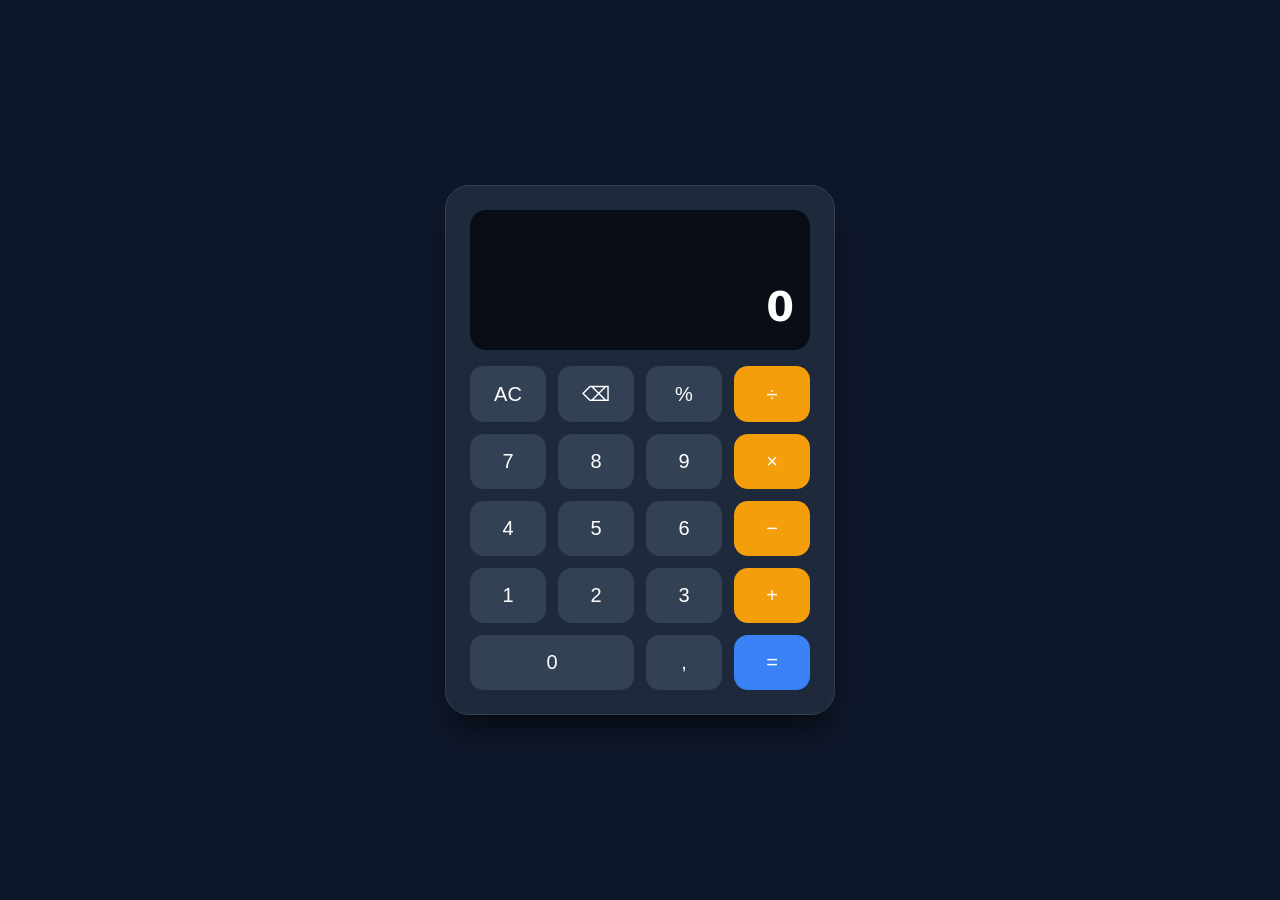
<file: Desafio1/index.html>
<!-- index.html: Estrutura da calculadora -->
<!DOCTYPE html>
<html lang="pt-BR">
<head>
  <meta charset="UTF-8">
  <meta name="viewport" content="width=device-width, initial-scale=1.0">
  <title>Minha Calculadora Web</title>
  <link rel="stylesheet" href="style.css">
</head>
<body>
  <div class="calculator">
    <div class="display">
      <div id="previous" class="previous-op"></div>
      <div id="current" class="current-op">0</div>
      <div id="error" class="error-msg hidden"></div>
    </div>
    <div class="buttons">
      <button onclick="clearAll()" class="btn-clear">AC</button>
      <button onclick="deleteDigit()">⌫</button>
      <button onclick="applyPercent()">%</button>
      <button onclick="setOp('÷')" class="btn-op">÷</button>
      
      <button onclick="addNum('7')">7</button>
      <button onclick="addNum('8')">8</button>
      <button onclick="addNum('9')">9</button>
      <button onclick="setOp('×')" class="btn-op">×</button>
      
      <button onclick="addNum('4')">4</button>
      <button onclick="addNum('5')">5</button>
      <button onclick="addNum('6')">6</button>
      <button onclick="setOp('-')" class="btn-op">−</button>
      
      <button onclick="addNum('1')">1</button>
      <button onclick="addNum('2')">2</button>
      <button onclick="addNum('3')">3</button>
      <button onclick="setOp('+')" class="btn-op">+</button>
      
      <button onclick="addNum('0')" class="btn-zero">0</button>
      <button onclick="addDecimal()">,</button>
      <button onclick="compute()" class="btn-equal">=</button>
    </div>
  </div>
  <script src="script.js"></script>
</body>
</html>
</file>
<file: Desafio1/style.css>
/* style.css: Visual moderno, cores e responsividade */
body {
  font-family: 'Segoe UI', system-ui, sans-serif;
  background: #0f172a;
  color: #fff;
  display: flex;
  justify-content: center;
  align-items: center;
  min-height: 100vh;
  margin: 0;
}

.calculator {
  background: #1e293b;
  border: 1px solid #334155;
  border-radius: 24px;
  padding: 1.5rem;
  width: 100%;
  max-width: 340px;
  box-shadow: 0 20px 25px -5px rgba(0,0,0,0.5);
}

.display {
  background: #090d16;
  border-radius: 16px;
  padding: 1.25rem 1rem;
  min-height: 100px;
  display: flex;
  flex-direction: column;
  justify-content: flex-end;
  align-items: flex-end;
  margin-bottom: 1rem;
}

.current-op {
  font-size: 2.5rem;
  font-weight: bold;
}

.buttons {
  display: grid;
  grid-template-columns: repeat(4, 1fr);
  gap: 0.75rem;
}

button {
  background: #334155;
  color: #fff;
  border: none;
  border-radius: 14px;
  font-size: 1.25rem;
  padding: 1rem 0;
  cursor: pointer;
  transition: transform 0.1s, background 0.2s;
}

button:active {
  transform: scale(0.95);
}

.btn-op { background: #f59e0b; }
.btn-equal { background: #3b82f6; }
.btn-zero { grid-column: span 2; }
</file>
